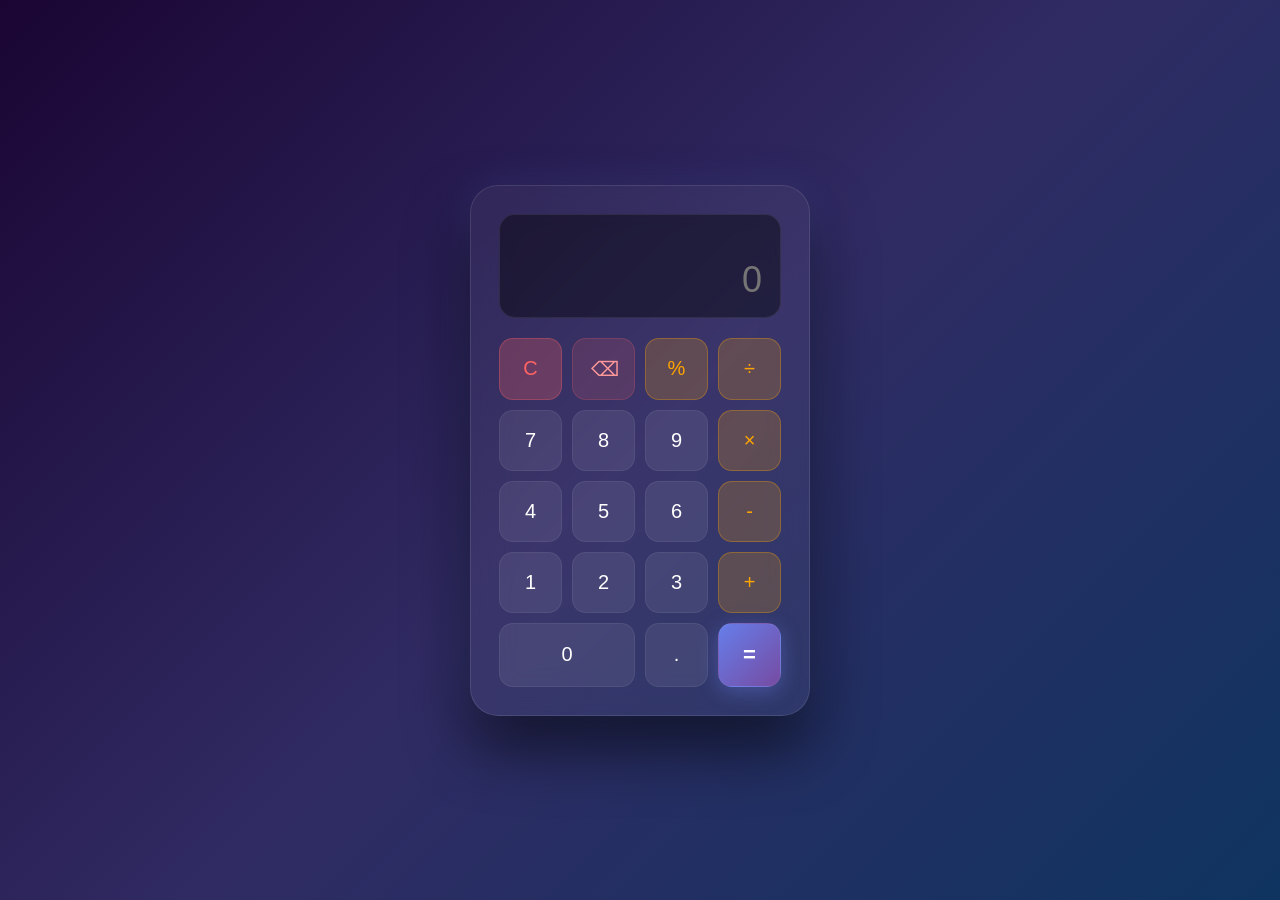
<file: Task1_Calculator/index.html>
<!DOCTYPE html>
<html lang="en">
<head>
    <meta charset="UTF-8">
    <meta name="viewport" content="width=device-width, initial-scale=1.0">
    <title>Calculator</title>
    <link rel="stylesheet" href="style.css">
</head>
<body>

<div class="particles">
    <span></span>
    <span></span>
    <span></span>
    <span></span>
    <span></span>
    <span></span>
    <span></span>
    <span></span>
    <span></span>
    <span></span>
    <span></span>
    <span></span>
    <span></span>
    <span></span>
    <span></span>
</div>

    <div class="calculator">
        
        <div class="display">
            <div class="expression" id="expression"></div>
            <input type="text" id="result" placeholder="0" readonly>
        </div>

        <div class="buttons">
            <button class="clear" onclick="clearDisplay()">C</button>
            <button class="delete" onclick="deleteLast()">⌫</button>
            <button class="operator" onclick="appendToDisplay('%')">%</button>
            <button class="operator" onclick="appendToDisplay('/')">÷</button>

            <button onclick="appendToDisplay('7')">7</button>
            <button onclick="appendToDisplay('8')">8</button>
            <button onclick="appendToDisplay('9')">9</button>
            <button class="operator" onclick="appendToDisplay('*')">×</button>

            <button onclick="appendToDisplay('4')">4</button>
            <button onclick="appendToDisplay('5')">5</button>
            <button onclick="appendToDisplay('6')">6</button>
            <button class="operator" onclick="appendToDisplay('-')">-</button>

            <button onclick="appendToDisplay('1')">1</button>
            <button onclick="appendToDisplay('2')">2</button>
            <button onclick="appendToDisplay('3')">3</button>
            <button class="operator" onclick="appendToDisplay('+')">+</button>

            <button class="zero" onclick="appendToDisplay('0')">0</button>
            <button onclick="appendToDisplay('.')">.</button>
            <button class="equals" onclick="calculate()">=</button>
        </div>

    </div>

    <script src="script.js"></script>
</body>
</html>
</file>
<file: Task1_Calculator/style.css>
* {
    margin: 0;
    padding: 0;
    box-sizing: border-box;
    font-family: 'Segoe UI', sans-serif;
}

body {
    min-height: 100vh;
    display: flex;
    justify-content: center;
    align-items: center;
    background: linear-gradient(135deg, #1a0533, #302b63, #0f3460);
    animation: bgShift 8s ease infinite alternate;
}

@keyframes bgShift {
    0%   { background: linear-gradient(135deg, #1a0533, #302b63, #0f3460); }
    33%  { background: linear-gradient(135deg, #000428, #004e92, #1a0533); }
    66%  { background: linear-gradient(135deg, #0f3460, #16213e, #302b63); }
    100% { background: linear-gradient(135deg, #1a0533, #302b63, #0f3460); }
}

.calculator {
    background: rgba(255, 255, 255, 0.05);
    backdrop-filter: blur(20px);
    border-radius: 28px;
    padding: 28px;
    box-shadow: 0 30px 60px rgba(0, 0, 0, 0.6),
                0 0 40px rgba(102, 126, 234, 0.2);
    border: 1px solid rgba(255, 255, 255, 0.1);
    width: 340px;
    animation: popIn 0.5s cubic-bezier(0.175, 0.885, 0.32, 1.275);
    position: relative;
    z-index: 1;
}

@keyframes popIn {
    0%   { transform: scale(0.5); opacity: 0; }
    100% { transform: scale(1); opacity: 1; }
}

.display {
    margin-bottom: 20px;
    background: rgba(0, 0, 0, 0.4);
    border-radius: 16px;
    padding: 16px;
    border: 1px solid rgba(255, 255, 255, 0.08);
}

.expression {
    color: rgba(255, 255, 255, 0.4);
    font-size: 14px;
    text-align: right;
    min-height: 20px;
    margin-bottom: 8px;
    letter-spacing: 1px;
}

.display input {
    width: 100%;
    background: transparent;
    border: none;
    color: white;
    font-size: 36px;
    text-align: right;
    outline: none;
    letter-spacing: 2px;
}

.buttons {
    display: grid;
    grid-template-columns: repeat(4, 1fr);
    gap: 10px;
}

button {
    background: rgba(255, 255, 255, 0.08);
    border: 1px solid rgba(255, 255, 255, 0.06);
    border-radius: 14px;
    color: white;
    font-size: 20px;
    padding: 18px;
    cursor: pointer;
    transition: all 0.15s ease;
    position: relative;
    overflow: hidden;
}

button::after {
    content: '';
    position: absolute;
    top: 50%;
    left: 50%;
    width: 0;
    height: 0;
    background: rgba(255, 255, 255, 0.2);
    border-radius: 50%;
    transform: translate(-50%, -50%);
    transition: width 0.3s ease, height 0.3s ease;
}

button:active::after {
    width: 200px;
    height: 200px;
}

button:hover {
    background: rgba(255, 255, 255, 0.15);
    transform: translateY(-2px);
    box-shadow: 0 5px 15px rgba(0, 0, 0, 0.3);
}

button:active {
    transform: translateY(0px) scale(0.95);
}

.operator {
    background: rgba(255, 165, 0, 0.2);
    color: #ffa500;
    border: 1px solid rgba(255, 165, 0, 0.3);
}

.operator:hover {
    background: rgba(255, 165, 0, 0.35);
}

.clear {
    background: rgba(255, 99, 99, 0.25);
    color: #ff6363;
    border: 1px solid rgba(255, 99, 99, 0.3);
}

.clear:hover {
    background: rgba(255, 99, 99, 0.45);
}

.delete {
    background: rgba(255, 99, 99, 0.15);
    color: #ff9999;
    border: 1px solid rgba(255, 99, 99, 0.2);
}

.delete:hover {
    background: rgba(255, 99, 99, 0.35);
}

.equals {
    background: linear-gradient(135deg, #667eea, #764ba2);
    color: white;
    font-weight: bold;
    font-size: 22px;
    box-shadow: 0 5px 20px rgba(102, 126, 234, 0.4);
}

.equals:hover {
    background: linear-gradient(135deg, #7b8ff5, #8a5cb8);
    box-shadow: 0 8px 25px rgba(102, 126, 234, 0.6);
}

.zero {
    grid-column: span 2;
}

.particles {
    position: fixed;
    top: 0;
    left: 0;
    width: 100%;
    height: 100%;
    overflow: hidden;
    z-index: 0;
}

.particles span {
    position: absolute;
    display: block;
    border-radius: 50%;
    animation: floatUp linear infinite;
    bottom: -150px;
}

.particles span:nth-child(1)  { width: 10px; height: 10px; left: 5%;   background: rgba(102,126,234,0.4); animation-duration: 8s;  animation-delay: 0s;   box-shadow: 0 0 10px rgba(102,126,234,0.8); }
.particles span:nth-child(2)  { width: 20px; height: 20px; left: 12%;  background: rgba(118,75,162,0.4);  animation-duration: 12s; animation-delay: 1s;   box-shadow: 0 0 15px rgba(118,75,162,0.8); }
.particles span:nth-child(3)  { width: 8px;  height: 8px;  left: 20%;  background: rgba(255,165,0,0.4);   animation-duration: 9s;  animation-delay: 2s;   box-shadow: 0 0 10px rgba(255,165,0,0.8); }
.particles span:nth-child(4)  { width: 15px; height: 15px; left: 30%;  background: rgba(102,126,234,0.3); animation-duration: 11s; animation-delay: 0.5s; box-shadow: 0 0 12px rgba(102,126,234,0.8); }
.particles span:nth-child(5)  { width: 25px; height: 25px; left: 40%;  background: rgba(118,75,162,0.3);  animation-duration: 14s; animation-delay: 3s;   box-shadow: 0 0 20px rgba(118,75,162,0.8); }
.particles span:nth-child(6)  { width: 12px; height: 12px; left: 50%;  background: rgba(255,99,99,0.3);   animation-duration: 10s; animation-delay: 1.5s; box-shadow: 0 0 12px rgba(255,99,99,0.8); }
.particles span:nth-child(7)  { width: 18px; height: 18px; left: 60%;  background: rgba(102,126,234,0.4); animation-duration: 13s; animation-delay: 4s;   box-shadow: 0 0 15px rgba(102,126,234,0.8); }
.particles span:nth-child(8)  { width: 8px;  height: 8px;  left: 68%;  background: rgba(255,165,0,0.4);   animation-duration: 7s;  animation-delay: 2.5s; box-shadow: 0 0 10px rgba(255,165,0,0.8); }
.particles span:nth-child(9)  { width: 22px; height: 22px; left: 75%;  background: rgba(118,75,162,0.3);  animation-duration: 15s; animation-delay: 0.8s; box-shadow: 0 0 18px rgba(118,75,162,0.8); }
.particles span:nth-child(10) { width: 14px; height: 14px; left: 82%;  background: rgba(102,126,234,0.4); animation-duration: 9s;  animation-delay: 3.5s; box-shadow: 0 0 12px rgba(102,126,234,0.8); }
.particles span:nth-child(11) { width: 10px; height: 10px; left: 88%;  background: rgba(255,99,99,0.3);   animation-duration: 11s; animation-delay: 1.2s; box-shadow: 0 0 10px rgba(255,99,99,0.8); }
.particles span:nth-child(12) { width: 16px; height: 16px; left: 93%;  background: rgba(255,165,0,0.3);   animation-duration: 12s; animation-delay: 4.5s; box-shadow: 0 0 14px rgba(255,165,0,0.8); }
.particles span:nth-child(13) { width: 9px;  height: 9px;  left: 25%;  background: rgba(102,126,234,0.5); animation-duration: 8s;  animation-delay: 6s;   box-shadow: 0 0 10px rgba(102,126,234,0.8); }
.particles span:nth-child(14) { width: 20px; height: 20px; left: 55%;  background: rgba(118,75,162,0.4);  animation-duration: 16s; animation-delay: 5s;   box-shadow: 0 0 18px rgba(118,75,162,0.8); }
.particles span:nth-child(15) { width: 13px; height: 13px; left: 45%;  background: rgba(255,165,0,0.3);   animation-duration: 10s; animation-delay: 7s;   box-shadow: 0 0 12px rgba(255,165,0,0.8); }

@keyframes floatUp {
    0%   { transform: translateY(0) rotate(0deg);   opacity: 0; }
    10%  { opacity: 1; }
    90%  { opacity: 0.8; }
    100% { transform: translateY(-110vh) rotate(720deg); opacity: 0; }
}
</file>
